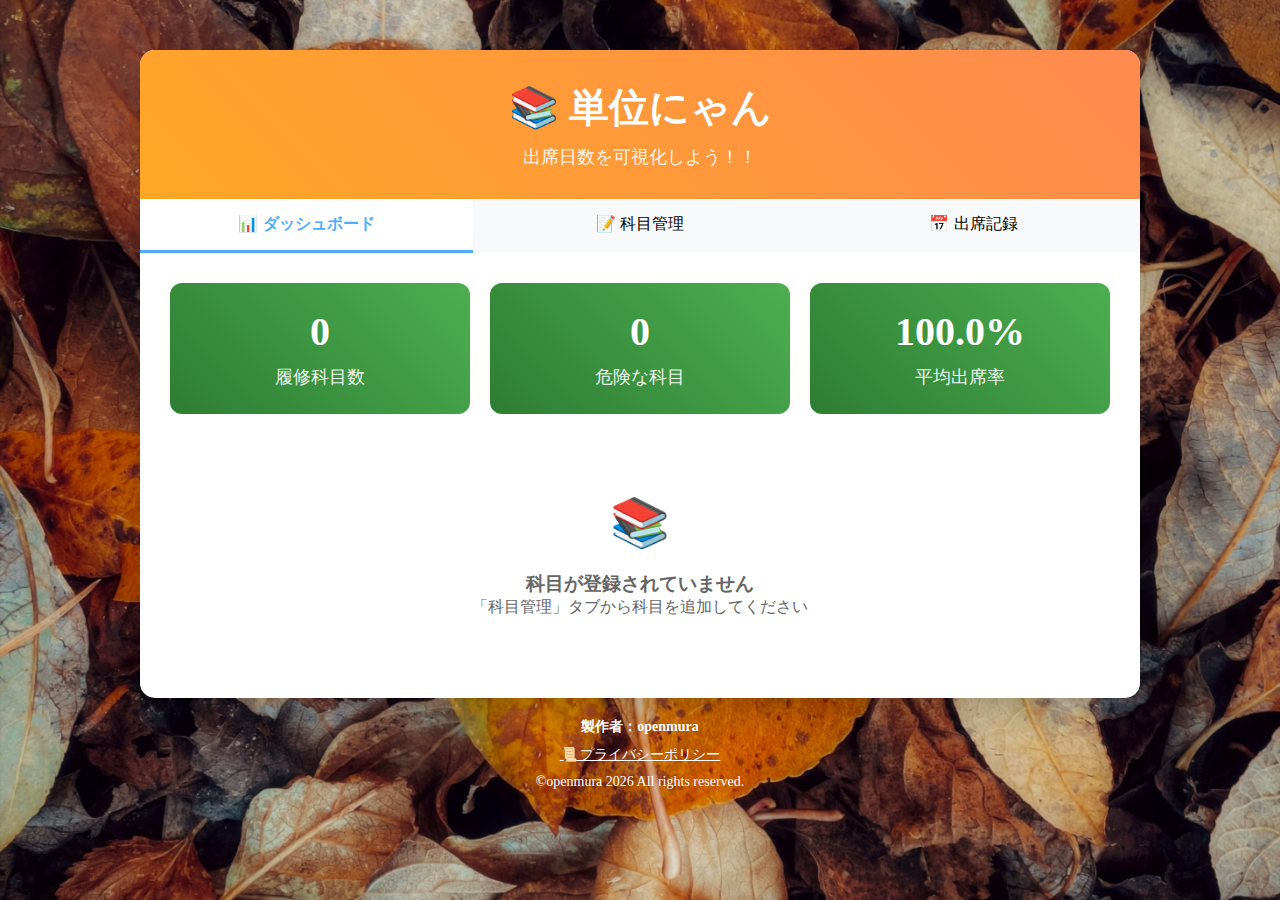
<file: index.html>
<!DOCTYPE html>
<html lang="ja">
<head>
    <meta charset="UTF-8">
    <meta name="viewport" content="width=device-width, initial-scale=1.0">
    <title>単位にゃん</title>
    <link rel="stylesheet" href="style.css">
</head>
<body>
    <div class="container">
        <div class="header">
            <h1>📚 単位にゃん</h1>
            <p>出席日数を可視化しよう！！</p>
        </div>

        <div class="tabs">
            <button class="tab-button active" onclick="showTab('dashboard')">📊 ダッシュボード</button>
            <button class="tab-button" onclick="showTab('subjects')">📝 科目管理</button>
            <button class="tab-button" onclick="showTab('attendance')">📅 出席記録</button>
        </div>

        <div class="tab-content">
            <!-- ダッシュボード -->
            <div id="dashboard" class="tab-pane active">
                <div class="dashboard-overview" id="overview">
                    <!-- 動的に生成 -->
                </div>
                <div id="subjectsList">
                    <!-- 動的に生成 -->
                </div>
            </div>

            <!-- 科目管理 -->
            <div id="subjects" class="tab-pane">
                <h2>📝 科目を追加</h2>
                <form id="subjectForm">
                    <div class="form-group">
                        <label for="subjectName">科目名</label>
                        <input type="text" id="subjectName" placeholder="例: 数学I" required>
                    </div>
                    <div class="form-group">
                        <label for="weeklyClasses">週何回の授業か</label>
                        <select id="weeklyClasses" required>
                            <option value="">選択してください</option>
                            <option value="1">週1回</option>
                            <option value="2">週2回</option>
                            <option value="3">週3回</option>
                            <option value="4">週4回</option>
                        </select>
                    </div>
                    <div class="form-group">
                        <label for="required">必修科目ですか？</label>
                        <select id="required" required>
                            <option value="">選択してください</option>
                            <option value="true">必修</option>
                            <option value="false">選択</option>
                        </select>
                    </div>
                    <button type="submit" class="btn btn-primary">科目を追加</button>
                </form>

                <div id="subjectsManageList" style="margin-top: 30px;">
                    <!-- 既存科目の管理リスト -->
                </div>
            </div>

            <!-- 出席記録 -->
            <div id="attendance" class="tab-pane">
                <h2>📅 欠席を記録</h2>
                <div id="attendanceList">
                    <!-- 動的に生成 -->
                </div>
            </div>
        </div>
    </div>

    <footer style="text-align: center; padding: 20px; color: white; font-size: 14px;">
    <div style="margin-bottom: 10px;">
        <strong>製作者：openmura</strong>
    </div>
    <div style="margin-bottom: 10px;">
        <a href="privacy_policy.html" style="color: white; text-decoration: underline; font-size: 14px;">📜 プライバシーポリシー</a>
    </div>
    <div>
        ©openmura 2026 All rights reserved.
    </div>
</footer>
    <script src="script.js"></script>
</body>
</html>
</file>
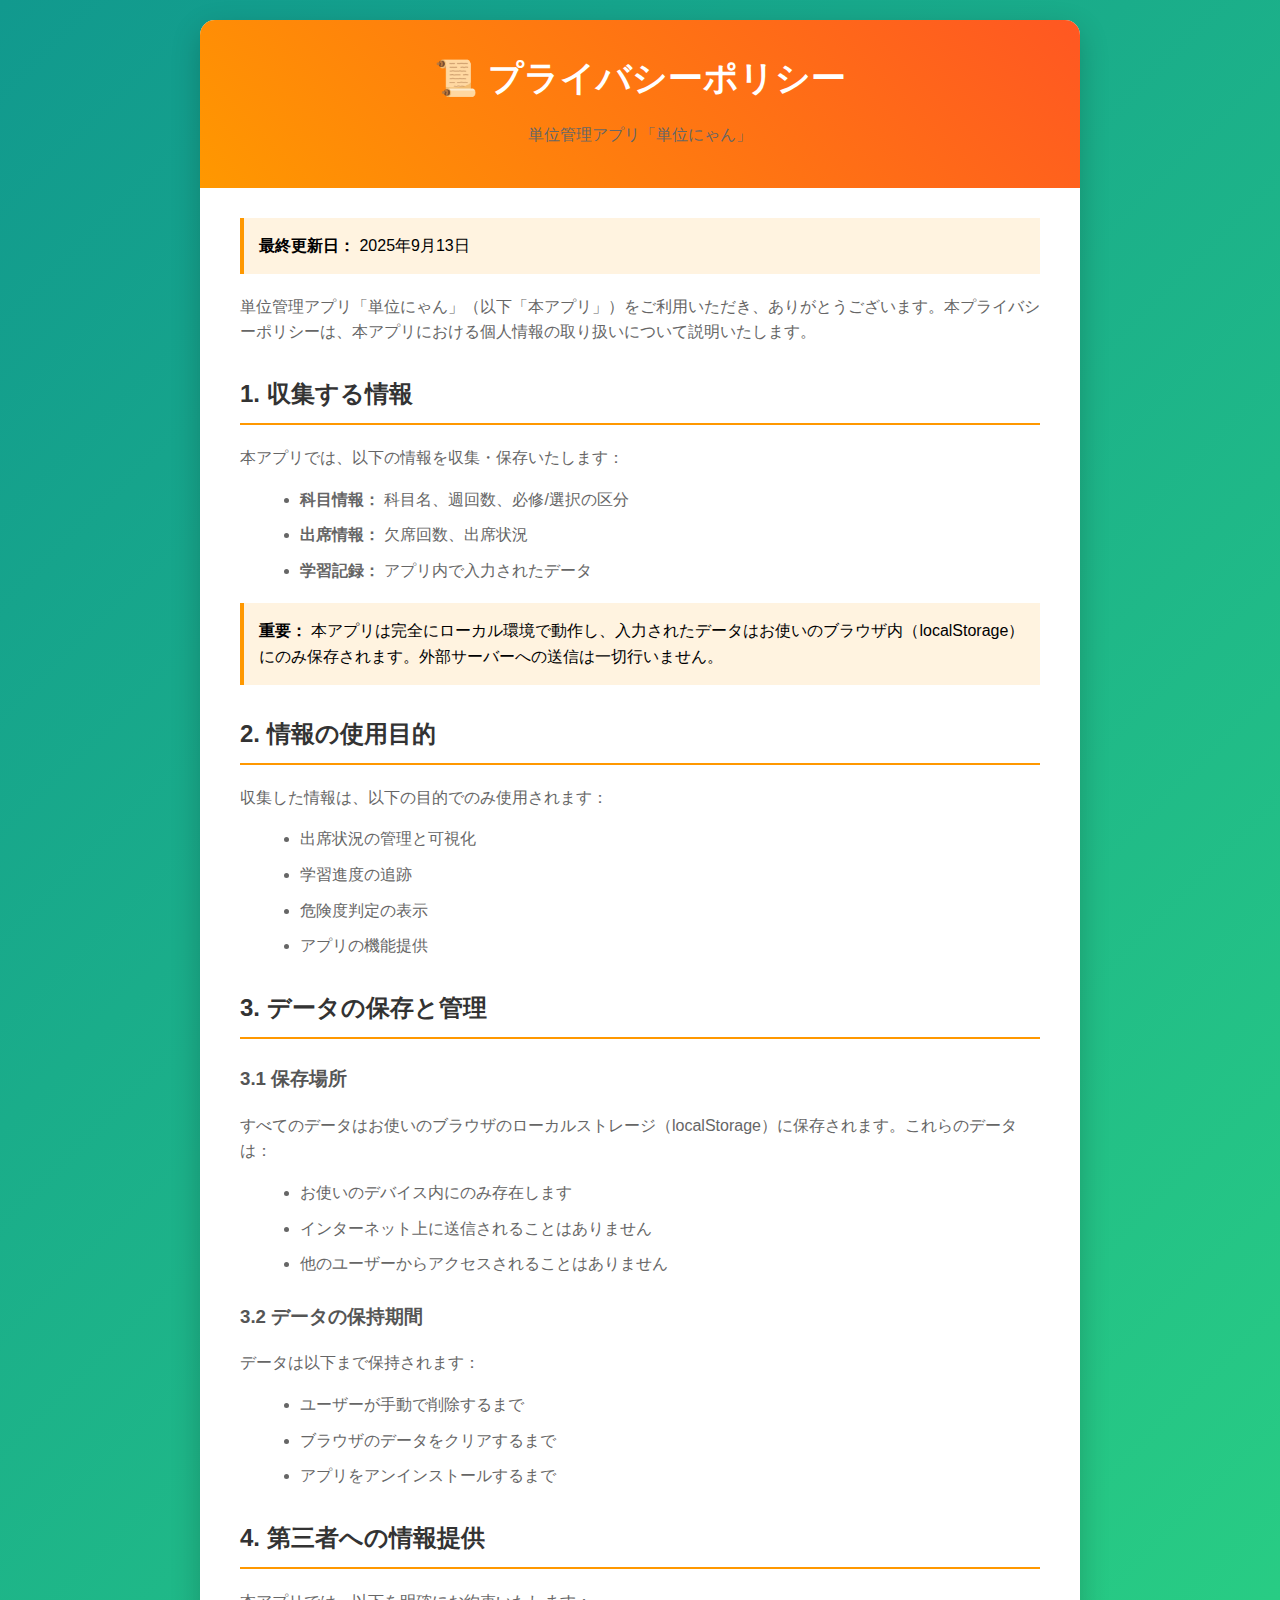
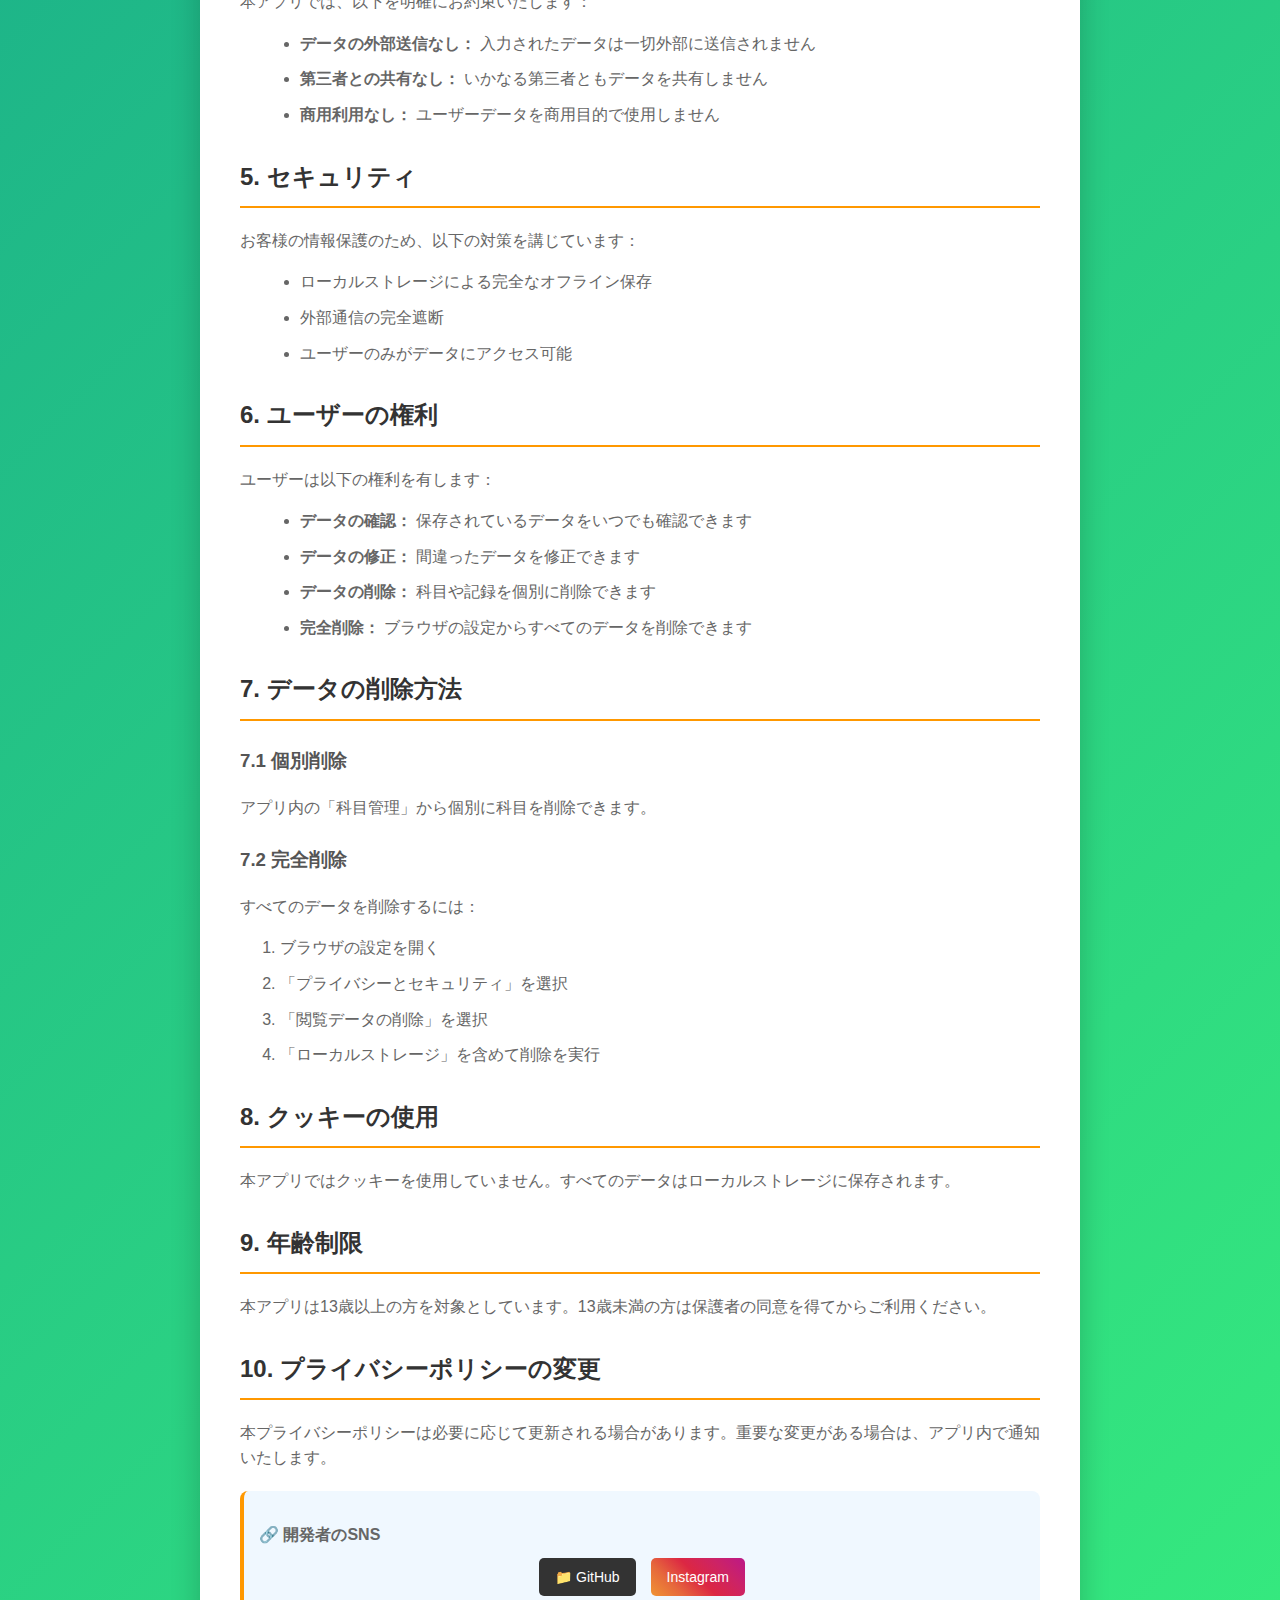
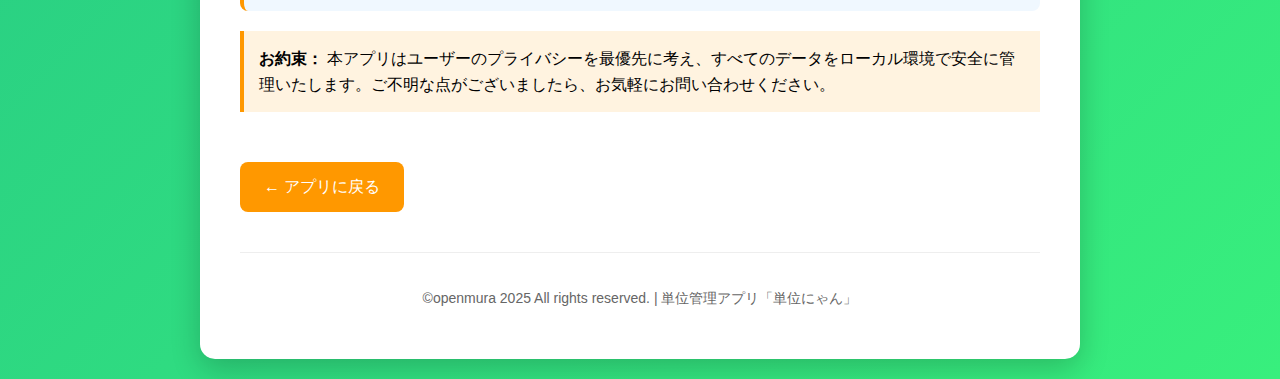
<file: privacy_policy.html>
<!DOCTYPE html>
<html lang="ja">
<head>
    <meta charset="UTF-8">
    <meta name="viewport" content="width=device-width, initial-scale=1.0">
    <title>プライバシーポリシー - 単位にゃん</title>
    <style>
        body {
            font-family: 'Segoe UI', Tahoma, Geneva, Verdana, sans-serif;
            background: linear-gradient(135deg, #11998e 0%, #38ef7d 100%);
            min-height: 100vh;
            padding: 20px;
            margin: 0;
        }
        
        .container {
            max-width: 800px;
            margin: 0 auto;
            background: white;
            border-radius: 15px;
            box-shadow: 0 10px 30px rgba(0,0,0,0.2);
            padding: 40px;
            line-height: 1.6;
        }
        
        .header {
            background: linear-gradient(45deg, #ff9800 0%, #ff5722 100%);
            color: white;
            padding: 30px;
            margin: -40px -40px 30px -40px;
            border-radius: 15px 15px 0 0;
            text-align: center;
        }
        
        h1 {
            margin: 0;
            font-size: 2.2em;
        }
        
        h2 {
            color: #333;
            border-bottom: 2px solid #ff9800;
            padding-bottom: 10px;
            margin-top: 30px;
        }
        
        h3 {
            color: #555;
            margin-top: 25px;
        }
        
        p, li {
            color: #666;
            margin-bottom: 10px;
        }
        
        ul {
            margin-left: 20px;
        }
        
        .highlight {
            background: #fff3e0;
            padding: 15px;
            border-left: 4px solid #ff9800;
            margin: 20px 0;
        }
        
        .contact-info {
            background: #f8f9fa;
            padding: 20px;
            border-radius: 10px;
            margin: 20px 0;
        }
        
        .back-button {
            display: inline-block;
            background: #ff9800;
            color: white;
            padding: 12px 24px;
            text-decoration: none;
            border-radius: 8px;
            margin-top: 30px;
            transition: background 0.3s ease;
        }
        
        .back-button:hover {
            background: #f57c00;
        }
        
        .footer {
            text-align: center;
            margin-top: 40px;
            padding-top: 20px;
            border-top: 1px solid #eee;
            color: #999;
            font-size: 14px;
        }
    </style>
</head>
<body>
    <div class="container">
        <div class="header">
            <h1>📜 プライバシーポリシー</h1>
            <p>単位管理アプリ「単位にゃん」</p>
        </div>

        <div class="highlight">
            <strong>最終更新日：</strong> 2025年9月13日
        </div>

        <p>単位管理アプリ「単位にゃん」（以下「本アプリ」）をご利用いただき、ありがとうございます。本プライバシーポリシーは、本アプリにおける個人情報の取り扱いについて説明いたします。</p>

        <h2>1. 収集する情報</h2>
        <p>本アプリでは、以下の情報を収集・保存いたします：</p>
        <ul>
            <li><strong>科目情報：</strong> 科目名、週回数、必修/選択の区分</li>
            <li><strong>出席情報：</strong> 欠席回数、出席状況</li>
            <li><strong>学習記録：</strong> アプリ内で入力されたデータ</li>
        </ul>
        
        <div class="highlight">
            <strong>重要：</strong> 本アプリは完全にローカル環境で動作し、入力されたデータはお使いのブラウザ内（localStorage）にのみ保存されます。外部サーバーへの送信は一切行いません。
        </div>

        <h2>2. 情報の使用目的</h2>
        <p>収集した情報は、以下の目的でのみ使用されます：</p>
        <ul>
            <li>出席状況の管理と可視化</li>
            <li>学習進度の追跡</li>
            <li>危険度判定の表示</li>
            <li>アプリの機能提供</li>
        </ul>

        <h2>3. データの保存と管理</h2>
        <h3>3.1 保存場所</h3>
        <p>すべてのデータはお使いのブラウザのローカルストレージ（localStorage）に保存されます。これらのデータは：</p>
        <ul>
            <li>お使いのデバイス内にのみ存在します</li>
            <li>インターネット上に送信されることはありません</li>
            <li>他のユーザーからアクセスされることはありません</li>
        </ul>

        <h3>3.2 データの保持期間</h3>
        <p>データは以下まで保持されます：</p>
        <ul>
            <li>ユーザーが手動で削除するまで</li>
            <li>ブラウザのデータをクリアするまで</li>
            <li>アプリをアンインストールするまで</li>
        </ul>

        <h2>4. 第三者への情報提供</h2>
        <p>本アプリでは、以下を明確にお約束いたします：</p>
        <ul>
            <li><strong>データの外部送信なし：</strong> 入力されたデータは一切外部に送信されません</li>
            <li><strong>第三者との共有なし：</strong> いかなる第三者ともデータを共有しません</li>
            <li><strong>商用利用なし：</strong> ユーザーデータを商用目的で使用しません</li>
        </ul>

        <h2>5. セキュリティ</h2>
        <p>お客様の情報保護のため、以下の対策を講じています：</p>
        <ul>
            <li>ローカルストレージによる完全なオフライン保存</li>
            <li>外部通信の完全遮断</li>
            <li>ユーザーのみがデータにアクセス可能</li>
        </ul>

        <h2>6. ユーザーの権利</h2>
        <p>ユーザーは以下の権利を有します：</p>
        <ul>
            <li><strong>データの確認：</strong> 保存されているデータをいつでも確認できます</li>
            <li><strong>データの修正：</strong> 間違ったデータを修正できます</li>
            <li><strong>データの削除：</strong> 科目や記録を個別に削除できます</li>
            <li><strong>完全削除：</strong> ブラウザの設定からすべてのデータを削除できます</li>
        </ul>

        <h2>7. データの削除方法</h2>
        <h3>7.1 個別削除</h3>
        <p>アプリ内の「科目管理」から個別に科目を削除できます。</p>

        <h3>7.2 完全削除</h3>
        <p>すべてのデータを削除するには：</p>
        <ol>
            <li>ブラウザの設定を開く</li>
            <li>「プライバシーとセキュリティ」を選択</li>
            <li>「閲覧データの削除」を選択</li>
            <li>「ローカルストレージ」を含めて削除を実行</li>
        </ol>

        <h2>8. クッキーの使用</h2>
        <p>本アプリではクッキーを使用していません。すべてのデータはローカルストレージに保存されます。</p>

        <h2>9. 年齢制限</h2>
        <p>本アプリは13歳以上の方を対象としています。13歳未満の方は保護者の同意を得てからご利用ください。</p>

        <h2>10. プライバシーポリシーの変更</h2>
        <p>本プライバシーポリシーは必要に応じて更新される場合があります。重要な変更がある場合は、アプリ内で通知いたします。</p>

        <div style="margin-top: 20px; padding: 15px; background: #f0f8ff; border-radius: 8px; border-left: 4px solid #ff9800;">
            <p><strong>🔗 開発者のSNS</strong></p>
            <div style="display: flex; gap: 15px; margin-top: 10px; justify-content: center;">
                <a href="https://github.com/openmura-system" target="_blank" 
                style="display: inline-block; padding: 8px 16px; background: #333; color: white; text-decoration: none; border-radius: 5px; font-size: 14px;">
                📁 GitHub
            </a>
        <a href="https://www.instagram.com/suzu.openmura/" target="_blank" 
           style="display: inline-block; padding: 8px 16px; background: linear-gradient(45deg, #f09433 0%,#e6683c 25%,#dc2743 50%,#cc2366 75%,#bc1888 100%); color: white; text-decoration: none; border-radius: 5px; font-size: 14px;">
            Instagram
        </a>
    </div>
</div>

        <div class="highlight">
            <strong>お約束：</strong> 本アプリはユーザーのプライバシーを最優先に考え、すべてのデータをローカル環境で安全に管理いたします。ご不明な点がございましたら、お気軽にお問い合わせください。
        </div>

        <a href="index.html" class="back-button">← アプリに戻る</a>

        <div class="footer">
            <p>©openmura 2025 All rights reserved. | 単位管理アプリ「単位にゃん」</p>
        </div>
    </div>
</body>
</html>
</file>
<file: style.css>
/* ==========================================
   単位管理アプリ - スタイルシート
   ========================================== */

/* リセット */
* {
    margin: 0;
    padding: 0;
    box-sizing: border-box;
}

/* 基本レイアウト */
body {
    background: url('image.jpeg') no-repeat center center fixed;
    background-size: cover;
}

.container {
    max-width: 1000px;
    margin: 50px auto 0 auto;  /* 上に20px余白 */
    background: white;
    border-radius: 15px;
    box-shadow: 0 10px 30px rgba(0,0,0,0.2);
    overflow: hidden;
}

/* ヘッダー */
.header {
    background: linear-gradient(45deg, #ffa726 0%, #ff8a50 100%);
    color: white;
    padding: 30px;
    text-align: center;
}

.header h1 {
    font-size: 2.5em;
    margin-bottom: 10px;
}

.header p {
    font-size: 1.1em;
    opacity: 0.9;
}

/* タブ */
.tabs {
    display: flex;
    background: #f8f9fa;
}

.tab-button {
    flex: 1;
    padding: 15px;
    border: none;
    background: transparent;
    cursor: pointer;
    font-size: 16px;
    border-bottom: 3px solid transparent;
    transition: all 0.3s ease;
}

.tab-button.active {
    background: white;
    border-bottom-color: #4facfe;
    color: #4facfe;
    font-weight: bold;
}

.tab-content {
    padding: 30px;
}

.tab-pane {
    display: none;
}

.tab-pane.active {
    display: block;
}

/* フォーム */
.form-group {
    margin-bottom: 20px;
}

.form-group label {
    display: block;
    margin-bottom: 8px;
    font-weight: bold;
    color: #333;
}

.form-group input, .form-group select {
    width: 100%;
    padding: 12px;
    border: 2px solid #ddd;
    border-radius: 8px;
    font-size: 16px;
    transition: border-color 0.3s ease;
}

.form-group input:focus, .form-group select:focus {
    outline: none;
    border-color: #4facfe;
}

/* ボタン */
.btn {
    padding: 12px 24px;
    border: none;
    border-radius: 8px;
    font-size: 16px;
    cursor: pointer;
    transition: all 0.3s ease;
    margin-right: 10px;
}

.btn-primary {
    background: #4facfe;
    color: white;
}

.btn-primary:hover {
    background: #2196F3;
    transform: translateY(-2px);
}

.btn-danger {
    background: #ff6b6b;
    color: white;
}

.btn-danger:hover {
    background: #ff5252;
    transform: translateY(-2px);
}

.btn-warning {
    background: #ffa726;
    color: white;
}

.btn-warning:hover {
    background: #ff9800;
    transform: translateY(-2px);
}

/* 科目カード */
.subject-card {
    background: #f8f9fa;
    border-radius: 12px;
    padding: 20px;
    margin-bottom: 15px;
    border-left: 5px solid #4facfe;
    transition: all 0.3s ease;
}

.subject-card:hover {
    transform: translateX(5px);
    box-shadow: 0 5px 15px rgba(0,0,0,0.1);
}

.subject-header {
    display: flex;
    justify-content: between;
    align-items: center;
    margin-bottom: 15px;
}

.subject-name {
    font-size: 1.3em;
    font-weight: bold;
    color: #333;
}

/* 危険度バッジ */
.risk-badge {
    padding: 6px 12px;
    border-radius: 20px;
    font-size: 14px;
    font-weight: bold;
}

.risk-safe {
    background: #c8e6c9;
    color: #2e7d32;
}

.risk-warning {
    background: #fff3e0;
    color: #f57c00;
}

.risk-danger {
    background: #ffcdd2;
    color: #c62828;
}

.risk-critical {
    background: #b71c1c;
    color: white;
    animation: pulse 1s infinite;
}

@keyframes pulse {
    0% { opacity: 1; }
    50% { opacity: 0.7; }
    100% { opacity: 1; }
}

/* 統計表示 */
.subject-stats {
    display: grid;
    grid-template-columns: 1fr 1fr 1fr;
    gap: 15px;
    margin-bottom: 15px;
}

.stat-item {
    text-align: center;
}

.stat-value {
    font-size: 1.5em;
    font-weight: bold;
    color: #4facfe;
}

.stat-label {
    font-size: 0.9em;
    color: #666;
}

/* プログレスバー */
.progress-bar {
    background: #e0e0e0;
    border-radius: 10px;
    height: 8px;
    margin: 10px 0;
    overflow: hidden;
}

.progress-fill {
    height: 100%;
    border-radius: 10px;
    transition: width 0.3s ease;
}

.progress-safe { background: #4caf50; }
.progress-warning { background: #ff9800; }
.progress-danger { background: #f44336; }

/* ダッシュボード概要 */
.dashboard-overview {
    display: grid;
    grid-template-columns: repeat(auto-fit, minmax(200px, 1fr));
    gap: 20px;
    margin-bottom: 30px;
}

/* ダッシュボードの背景 */
.overview-card {
    background: linear-gradient(45deg, #2e7d32 0%, #4caf50 100%);
    color: white;
    padding: 25px;
    border-radius: 12px;
    text-align: center;
}

.overview-value {
    font-size: 2.5em;
    font-weight: bold;
    margin-bottom: 10px;
}

.overview-label {
    font-size: 1.1em;
    opacity: 0.9;
}

/* 空の状態 */
.empty-state {
    text-align: center;
    padding: 50px;
    color: #666;
}

.empty-state img {
    width: 100px;
    opacity: 0.3;
    margin-bottom: 20px;
}
</file>
